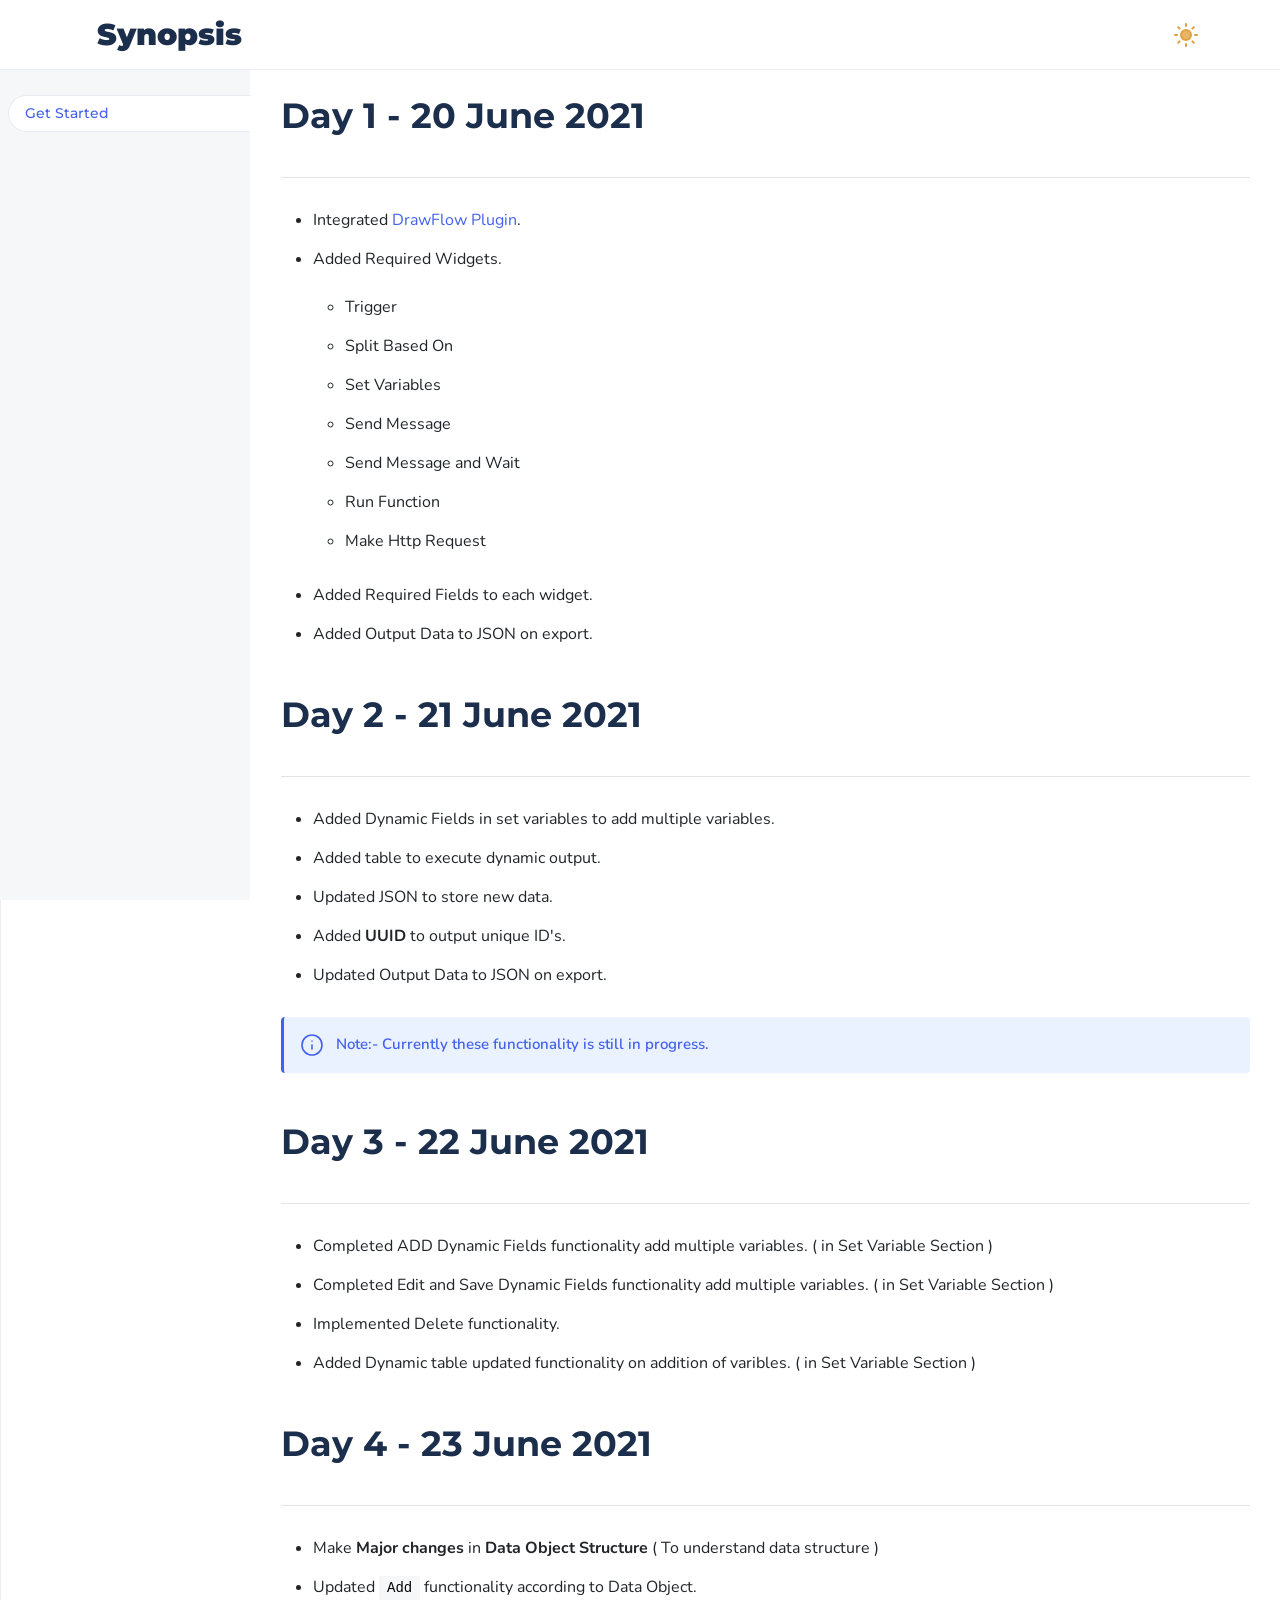
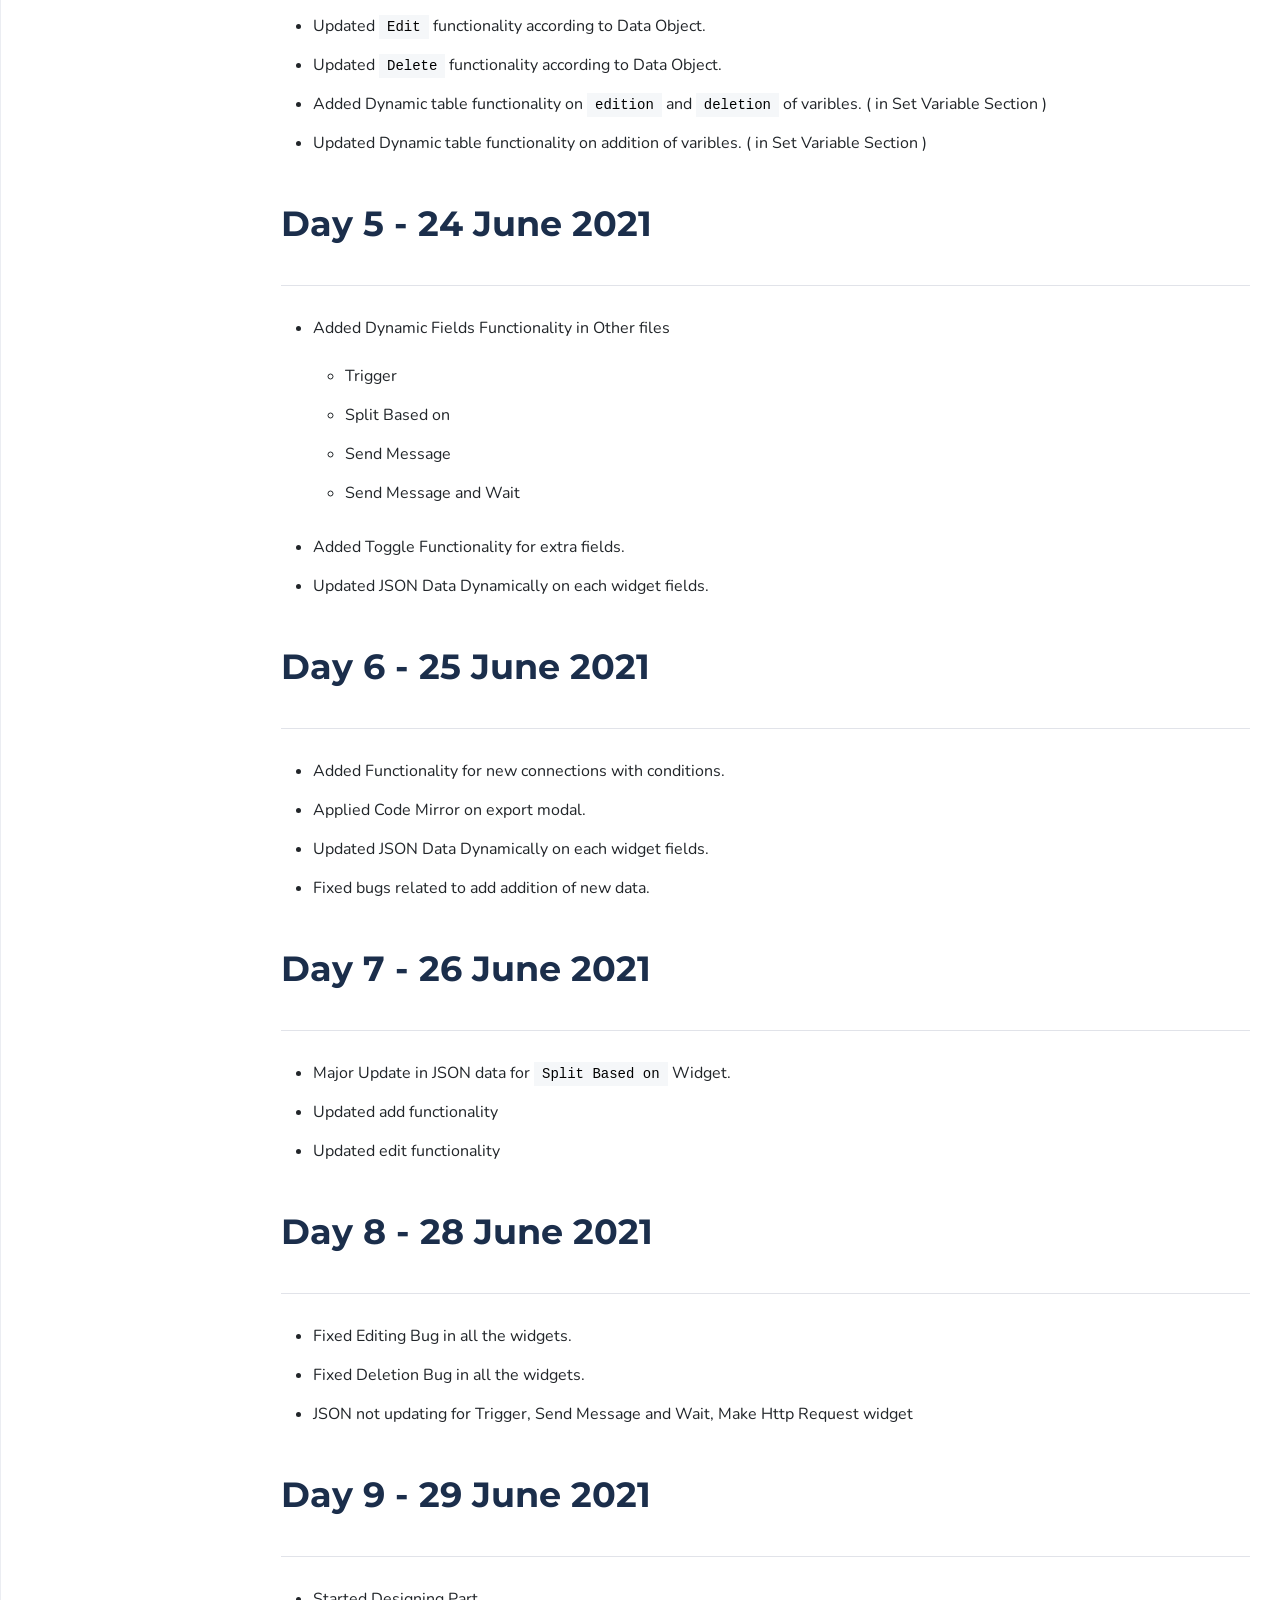
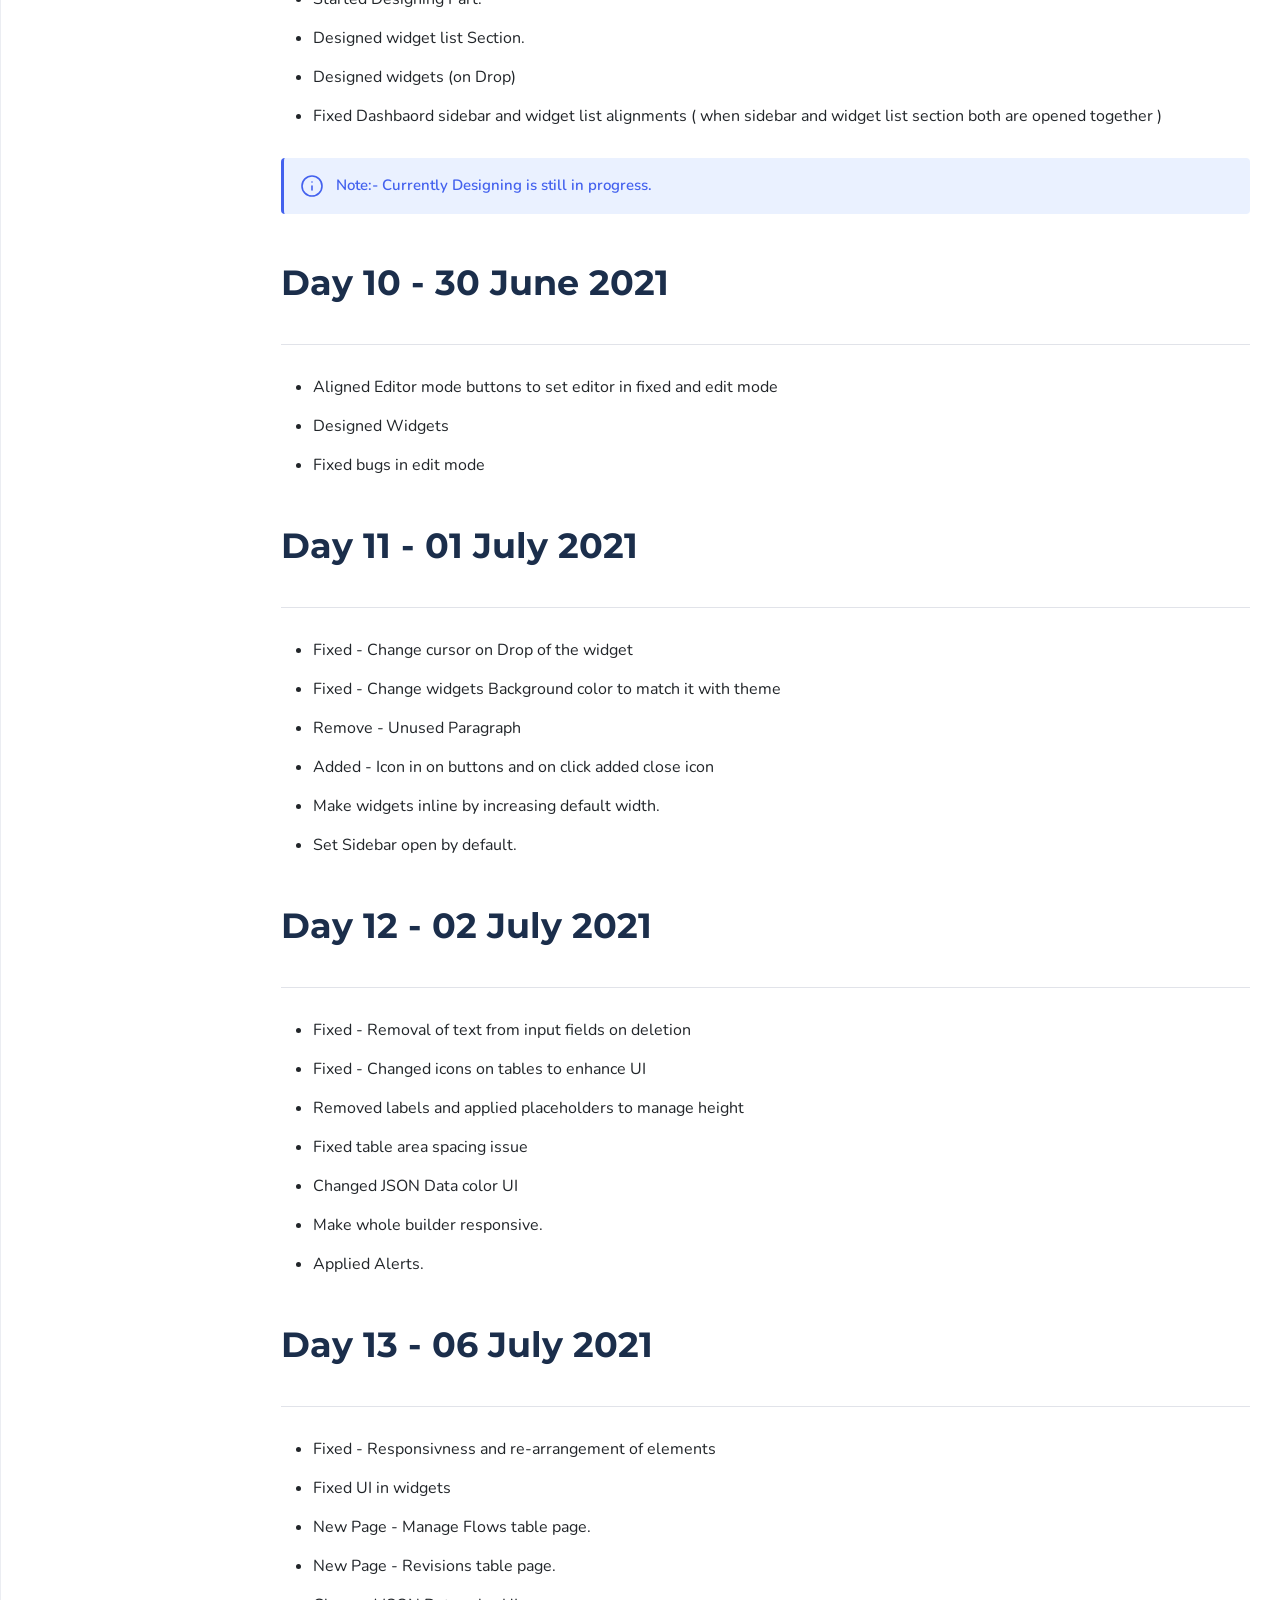
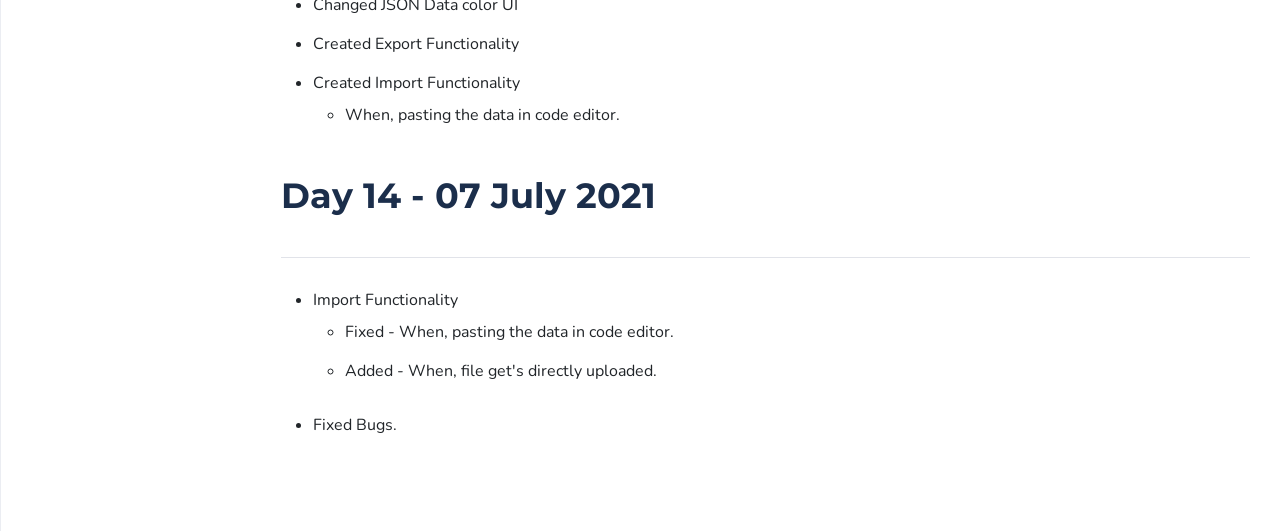
<file: synopsis/index.html>
<!DOCTYPE html>
<html lang="en">
<head>
    <meta charset="UTF-8">
    <meta name="viewport" content="width=device-width, initial-scale=1.0, maximum-scale=1, shrink-to-fit=no">
    <title>Aloha - Bootstrap 5 HTML Personal Portfolio Template</title>
    
    <!-- Meta -->
    <meta name="Aloha" content="Responsive Bootstrap 5 Personal Template"/>
    <meta name="description" content="Responsive Bootstrap 5 Personal Template" />
    <meta name="keywords" content="boootstrap 5 template, personal portfolio template, personal template, bootstrap 5 landing page" />
    <meta name="author" content="Design Reset" />
    <!-- Meta -->

    <!-- Font Family -->
    <link rel="preconnect" href="https://fonts.gstatic.com">
    <link href="https://fonts.googleapis.com/css2?family=Montserrat:wght@400;500;700;800;900&family=Nunito:wght@200;300;400;600;700;800&display=swap" rel="stylesheet">
    <!-- Font Family -->

    <!-- CSS -->
    <link rel="stylesheet" href="./assets/bootstrap/bootstrap.min.css">
    <link rel="stylesheet" href="./assets/perfect-scrollbar/perfect-scrollbar.css">
    <link rel="stylesheet" href="./assets/prism/prism.css">
    <link rel="stylesheet" href="./assets/style.css">
    <link rel="stylesheet" href="./assets/style-dark.css">
    <!-- CSS -->
    
</head>
<body class="loader-active"  data-bs-spy="scroll" data-bs-target="#navbar-example3" data-bs-offset="0" tabindex="0">

    <!--  END Scroll to top -->

    <div class="site-overlay"></div>

    <nav id="navbar-example" class="main-wrapper navbar navbar-expand-lg fixed-top">
        <div class="container">
            <div class="brand-content">
                <div class="sidebar-menu">
                    <svg xmlns="http://www.w3.org/2000/svg" width="24" height="24" viewBox="0 0 24 24" fill="none" stroke="currentColor" stroke-width="2" stroke-linecap="round" stroke-linejoin="round" class="feather feather-menu menu-show"><line x1="3" y1="12" x2="21" y2="12"></line><line x1="3" y1="6" x2="21" y2="6"></line><line x1="3" y1="18" x2="21" y2="18"></line></svg>
                    <svg xmlns="http://www.w3.org/2000/svg" width="24" height="24" viewBox="0 0 24 24" fill="none" stroke="currentColor" stroke-width="2" stroke-linecap="round" stroke-linejoin="round" class="feather feather-x menu-cancel"><line x1="18" y1="6" x2="6" y2="18"></line><line x1="6" y1="6" x2="18" y2="18"></line></svg>
                </div>
                <a class="navbar-brand" href="./index.html">Synopsis</a>
            </div>
            
            <div class="nav-menu-container">
                <ul class="navbar-nav ms-auto">
                    <li class="nav-item toggle-switch">

                       <div class="toggleTheme">
                            <div class="toggle-content">
                                <svg xmlns="http://www.w3.org/2000/svg" width="24" height="24" viewBox="0 0 24 24" fill="none" stroke="currentColor" stroke-width="2" stroke-linecap="round" stroke-linejoin="round" class="feather feather-sun theme-light"><circle cx="12" cy="12" r="5"></circle><line x1="12" y1="1" x2="12" y2="3"></line><line x1="12" y1="21" x2="12" y2="23"></line><line x1="4.22" y1="4.22" x2="5.64" y2="5.64"></line><line x1="18.36" y1="18.36" x2="19.78" y2="19.78"></line><line x1="1" y1="12" x2="3" y2="12"></line><line x1="21" y1="12" x2="23" y2="12"></line><line x1="4.22" y1="19.78" x2="5.64" y2="18.36"></line><line x1="18.36" y1="5.64" x2="19.78" y2="4.22"></line></svg>
                                <svg xmlns="http://www.w3.org/2000/svg" width="24" height="24" viewBox="0 0 24 24" fill="none" stroke="currentColor" stroke-width="2" stroke-linecap="round" stroke-linejoin="round" class="feather feather-moon theme-dark"><path d="M21 12.79A9 9 0 1 1 11.21 3 7 7 0 0 0 21 12.79z"></path></svg>
                            </div>
                        </div>
                       
                    </li>
                </ul>
            </div>
        </div>
    </nav>


    <div class="">
    
        <div class="documentation-container">


            <div class="docs-sidebar">

                <div class="docs-content-area">

                    <div class="docs-list">

                        <ul>
                            <li><a href="index.html" class="active">Get Started</a></li>
                            <!-- <li><a href="page-structure.html">Page Sturcutre</a></li>
                            <li><a href="sass.html">Sass</a></li>
                            <li><a href="sass.html">Colors</a></li> -->
                        </ul>
                        
                    </div>
                </div>
                
            </div>

            <div class="docs-container-content">

                <div class="docs-content-area">
                    

                    <h1 id="getting-started" class="link-heading">Day 1 - 20 June 2021<a href="#getting-started" class="link"><svg xmlns="http://www.w3.org/2000/svg" width="24" height="24" viewBox="0 0 24 24" fill="none" stroke="currentColor" stroke-width="2" stroke-linecap="round" stroke-linejoin="round" class="feather feather-link"><path d="M10 13a5 5 0 0 0 7.54.54l3-3a5 5 0 0 0-7.07-7.07l-1.72 1.71"></path><path d="M14 11a5 5 0 0 0-7.54-.54l-3 3a5 5 0 0 0 7.07 7.07l1.71-1.71"></path></svg></a></h1>

                    
                    <hr/>


                    <ul>
                        <li>Integrated <a href="https://github.com/jerosoler/Drawflow" target="__blank">DrawFlow Plugin</a>.</li>
                        <li>Added Required Widgets.
                            <br/>
                            <br/>
                            <ul>
                                <li>Trigger</li>
                                <li>Split Based On</li>
                                <li>Set Variables</li>
                                <li>Send Message</li>
                                <li>Send Message and Wait</li>
                                <li>Run Function</li>
                                <li>Make Http Request</li>
                            </ul>
                        </li>
                        <li>Added Required Fields to each widget.</li>
                        <li>Added Output Data to JSON on export.</li>
                    </ul>




                    <h1 id="getting-started" class="link-heading mt-5">Day 2 - 21 June 2021<a href="#getting-started" class="link"><svg xmlns="http://www.w3.org/2000/svg" width="24" height="24" viewBox="0 0 24 24" fill="none" stroke="currentColor" stroke-width="2" stroke-linecap="round" stroke-linejoin="round" class="feather feather-link"><path d="M10 13a5 5 0 0 0 7.54.54l3-3a5 5 0 0 0-7.07-7.07l-1.72 1.71"></path><path d="M14 11a5 5 0 0 0-7.54-.54l-3 3a5 5 0 0 0 7.07 7.07l1.71-1.71"></path></svg></a></h1>

                    
                    <hr/>


                    <ul>
                        <li>Added Dynamic Fields in set variables to add multiple variables.</li>
                        <li>Added table to execute dynamic output.</li>
                        <li>Updated JSON to store new data.</li>
                        <li>Added <strong>UUID</strong> to output unique ID's.</li>
                        <li>Updated Output Data to JSON on export.</li>
                    </ul>
                    
                    <div class="alert alert-primary" role="alert">
                        <svg xmlns="http://www.w3.org/2000/svg" width="24" height="24" viewBox="0 0 24 24" fill="none" stroke="currentColor" stroke-width="2" stroke-linecap="round" stroke-linejoin="round" class="feather feather-info"><circle cx="12" cy="12" r="10"></circle><line x1="12" y1="16" x2="12" y2="12"></line><line x1="12" y1="8" x2="12.01" y2="8"></line></svg> <span>Note:- Currently these functionality is still in progress.</span> 
                    </div>


                    <h1 id="getting-started" class="link-heading mt-5">Day 3 - 22 June 2021<a href="#getting-started" class="link"><svg xmlns="http://www.w3.org/2000/svg" width="24" height="24" viewBox="0 0 24 24" fill="none" stroke="currentColor" stroke-width="2" stroke-linecap="round" stroke-linejoin="round" class="feather feather-link"><path d="M10 13a5 5 0 0 0 7.54.54l3-3a5 5 0 0 0-7.07-7.07l-1.72 1.71"></path><path d="M14 11a5 5 0 0 0-7.54-.54l-3 3a5 5 0 0 0 7.07 7.07l1.71-1.71"></path></svg></a></h1>

                    
                    <hr/>


                    <ul>
                        <li>Completed ADD Dynamic Fields functionality add multiple variables. ( in Set Variable Section )</li>
                        <li>Completed Edit and Save Dynamic Fields functionality add multiple variables. ( in Set Variable Section )</li>
                        <li>Implemented Delete functionality.</li>
                        <li>Added Dynamic table updated functionality on addition of varibles. ( in Set Variable Section )</li>
                    </ul>



                    <h1 id="getting-started" class="link-heading mt-5">Day 4 - 23 June 2021<a href="#getting-started" class="link"><svg xmlns="http://www.w3.org/2000/svg" width="24" height="24" viewBox="0 0 24 24" fill="none" stroke="currentColor" stroke-width="2" stroke-linecap="round" stroke-linejoin="round" class="feather feather-link"><path d="M10 13a5 5 0 0 0 7.54.54l3-3a5 5 0 0 0-7.07-7.07l-1.72 1.71"></path><path d="M14 11a5 5 0 0 0-7.54-.54l-3 3a5 5 0 0 0 7.07 7.07l1.71-1.71"></path></svg></a></h1>

                    
                    <hr/>


                    <ul>
                        <li>Make <strong>Major changes</strong> in <strong>Data Object Structure</strong> ( To understand data structure )</li>
                        <li>Updated <code>Add</code> functionality according to Data Object.</li>
                        <li>Updated <code>Edit</code> functionality according to Data Object.</li>
                        <li>Updated <code>Delete</code> functionality according to Data Object.</li>
                        <li>Added Dynamic table functionality on <code>edition</code> and <code>deletion</code> of varibles. ( in Set Variable Section )</li>
                        <li>Updated Dynamic table functionality on addition of varibles. ( in Set Variable Section )</li>
                    </ul>



                    <h1 id="getting-started" class="link-heading mt-5">Day 5 - 24 June 2021<a href="#getting-started" class="link"><svg xmlns="http://www.w3.org/2000/svg" width="24" height="24" viewBox="0 0 24 24" fill="none" stroke="currentColor" stroke-width="2" stroke-linecap="round" stroke-linejoin="round" class="feather feather-link"><path d="M10 13a5 5 0 0 0 7.54.54l3-3a5 5 0 0 0-7.07-7.07l-1.72 1.71"></path><path d="M14 11a5 5 0 0 0-7.54-.54l-3 3a5 5 0 0 0 7.07 7.07l1.71-1.71"></path></svg></a></h1>

                    
                    <hr/>


                    <ul>
                        <li>Added Dynamic Fields Functionality in Other files
                            
                            <br/>
                            <br/>

                            <ul>
                                <li>Trigger</li>
                                <li>Split Based on</li>
                                <li>Send Message</li>
                                <li>Send Message and Wait</li>
                            </ul>
                            
                        </li>
                        <li>Added Toggle Functionality for extra fields.</li>
                        <li>Updated JSON Data Dynamically on each widget fields.</li>
                    </ul>


                    <h1 id="getting-started" class="link-heading mt-5">Day 6 - 25 June 2021<a href="#getting-started" class="link"><svg xmlns="http://www.w3.org/2000/svg" width="24" height="24" viewBox="0 0 24 24" fill="none" stroke="currentColor" stroke-width="2" stroke-linecap="round" stroke-linejoin="round" class="feather feather-link"><path d="M10 13a5 5 0 0 0 7.54.54l3-3a5 5 0 0 0-7.07-7.07l-1.72 1.71"></path><path d="M14 11a5 5 0 0 0-7.54-.54l-3 3a5 5 0 0 0 7.07 7.07l1.71-1.71"></path></svg></a></h1>

                    
                    <hr/>


                    <ul>
                        <li>Added Functionality for new connections with conditions.</li>
                        <li>Applied Code Mirror on export modal.</li>
                        <li>Updated JSON Data Dynamically on each widget fields.</li>
                        <li>Fixed bugs related to add addition of new data.</li>
                    </ul>


                    <h1 id="getting-started" class="link-heading mt-5">Day 7 - 26 June 2021<a href="#getting-started" class="link"><svg xmlns="http://www.w3.org/2000/svg" width="24" height="24" viewBox="0 0 24 24" fill="none" stroke="currentColor" stroke-width="2" stroke-linecap="round" stroke-linejoin="round" class="feather feather-link"><path d="M10 13a5 5 0 0 0 7.54.54l3-3a5 5 0 0 0-7.07-7.07l-1.72 1.71"></path><path d="M14 11a5 5 0 0 0-7.54-.54l-3 3a5 5 0 0 0 7.07 7.07l1.71-1.71"></path></svg></a></h1>

                    
                    <hr/>


                    <ul>
                        <li>Major Update in JSON data for <code>Split Based on</code> Widget.</li>
                        <li>Updated add functionality</li>
                        <li>Updated edit functionality</li>
                    </ul>


                    <h1 id="getting-started" class="link-heading mt-5">Day 8 - 28 June 2021<a href="#getting-started" class="link"><svg xmlns="http://www.w3.org/2000/svg" width="24" height="24" viewBox="0 0 24 24" fill="none" stroke="currentColor" stroke-width="2" stroke-linecap="round" stroke-linejoin="round" class="feather feather-link"><path d="M10 13a5 5 0 0 0 7.54.54l3-3a5 5 0 0 0-7.07-7.07l-1.72 1.71"></path><path d="M14 11a5 5 0 0 0-7.54-.54l-3 3a5 5 0 0 0 7.07 7.07l1.71-1.71"></path></svg></a></h1>
                    
                    <hr/>

                    <ul>
                        <li>Fixed Editing Bug in all the widgets.</li>
                        <li>Fixed Deletion Bug in all the widgets.</li>
                        <li>JSON not updating for Trigger, Send Message and Wait, Make Http Request widget</li>
                    </ul>

                    <h1 id="getting-started" class="link-heading mt-5">Day 9 - 29 June 2021<a href="#getting-started" class="link"><svg xmlns="http://www.w3.org/2000/svg" width="24" height="24" viewBox="0 0 24 24" fill="none" stroke="currentColor" stroke-width="2" stroke-linecap="round" stroke-linejoin="round" class="feather feather-link"><path d="M10 13a5 5 0 0 0 7.54.54l3-3a5 5 0 0 0-7.07-7.07l-1.72 1.71"></path><path d="M14 11a5 5 0 0 0-7.54-.54l-3 3a5 5 0 0 0 7.07 7.07l1.71-1.71"></path></svg></a></h1>
                    
                    <hr/>

                    <ul>
                        <li>Started Designing Part.</li>
                        <li>Designed widget list Section.</li>
                        <li>Designed widgets (on Drop)</li>
                        <li>Fixed Dashbaord sidebar and widget list alignments ( when sidebar and widget list section both are opened together )</li>
                    </ul>

                    <div class="alert alert-primary" role="alert">
                        <svg xmlns="http://www.w3.org/2000/svg" width="24" height="24" viewBox="0 0 24 24" fill="none" stroke="currentColor" stroke-width="2" stroke-linecap="round" stroke-linejoin="round" class="feather feather-info"><circle cx="12" cy="12" r="10"></circle><line x1="12" y1="16" x2="12" y2="12"></line><line x1="12" y1="8" x2="12.01" y2="8"></line></svg> <span>Note:- Currently Designing is still in progress.</span> 
                    </div>


                    <h1 id="getting-started" class="link-heading mt-5">Day 10 - 30 June 2021<a href="#getting-started" class="link"><svg xmlns="http://www.w3.org/2000/svg" width="24" height="24" viewBox="0 0 24 24" fill="none" stroke="currentColor" stroke-width="2" stroke-linecap="round" stroke-linejoin="round" class="feather feather-link"><path d="M10 13a5 5 0 0 0 7.54.54l3-3a5 5 0 0 0-7.07-7.07l-1.72 1.71"></path><path d="M14 11a5 5 0 0 0-7.54-.54l-3 3a5 5 0 0 0 7.07 7.07l1.71-1.71"></path></svg></a></h1>
                    
                    <hr/>

                    <ul>
                        <li>Aligned Editor mode buttons to set editor in fixed and edit mode</li>
                        <li>Designed Widgets </li>
                        <li>Fixed bugs in edit mode</li>
                    </ul>


                    <h1 id="getting-started" class="link-heading mt-5">Day 11 - 01 July 2021<a href="#getting-started" class="link"><svg xmlns="http://www.w3.org/2000/svg" width="24" height="24" viewBox="0 0 24 24" fill="none" stroke="currentColor" stroke-width="2" stroke-linecap="round" stroke-linejoin="round" class="feather feather-link"><path d="M10 13a5 5 0 0 0 7.54.54l3-3a5 5 0 0 0-7.07-7.07l-1.72 1.71"></path><path d="M14 11a5 5 0 0 0-7.54-.54l-3 3a5 5 0 0 0 7.07 7.07l1.71-1.71"></path></svg></a></h1>
                    
                    <hr/>

                    <ul>
                        <li>Fixed - Change cursor on Drop of the widget</li>
                        <li>Fixed - Change widgets Background color to match it with theme</li>
                        <li>Remove - Unused Paragraph</li>
                        <li>Added - Icon in on buttons and on click added close icon</li>
                        <li>Make widgets inline by increasing default width.</li>
                        <li>Set Sidebar open by default.</li>
                    </ul>

                    <h1 id="getting-started" class="link-heading mt-5">Day 12 - 02 July 2021<a href="#getting-started" class="link"><svg xmlns="http://www.w3.org/2000/svg" width="24" height="24" viewBox="0 0 24 24" fill="none" stroke="currentColor" stroke-width="2" stroke-linecap="round" stroke-linejoin="round" class="feather feather-link"><path d="M10 13a5 5 0 0 0 7.54.54l3-3a5 5 0 0 0-7.07-7.07l-1.72 1.71"></path><path d="M14 11a5 5 0 0 0-7.54-.54l-3 3a5 5 0 0 0 7.07 7.07l1.71-1.71"></path></svg></a></h1>
                    
                    <hr/>

                    <ul>
                        <li>Fixed - Removal of text from input fields on deletion</li>
                        <li>Fixed - Changed icons on tables to enhance UI</li>
                        <li>Removed labels and applied placeholders to manage height</li>
                        <li>Fixed table area spacing issue</li>
                        <li>Changed JSON Data color UI</li>
                        <li>Make whole builder responsive.</li>
                        <li>Applied Alerts.</li>
                    </ul>


                    <h1 id="getting-started" class="link-heading mt-5">Day 13 - 06 July 2021<a href="#getting-started" class="link"><svg xmlns="http://www.w3.org/2000/svg" width="24" height="24" viewBox="0 0 24 24" fill="none" stroke="currentColor" stroke-width="2" stroke-linecap="round" stroke-linejoin="round" class="feather feather-link"><path d="M10 13a5 5 0 0 0 7.54.54l3-3a5 5 0 0 0-7.07-7.07l-1.72 1.71"></path><path d="M14 11a5 5 0 0 0-7.54-.54l-3 3a5 5 0 0 0 7.07 7.07l1.71-1.71"></path></svg></a></h1>
                    
                    <hr/>

                    <ul>
                        <li>Fixed - Responsivness and re-arrangement of elements</li>
                        <li>Fixed UI in widgets</li>
                        <li>New Page - Manage Flows table page.</li>
                        <li>New Page - Revisions table page.</li>
                        <li>Changed JSON Data color UI</li>
                        <li>Created Export Functionality</li>
                        <li>Created Import Functionality

                            <ul class="mt-2">
                                <li>When, pasting the data in code editor.</li>
                            </ul>
                        </li>

                    </ul>

                    <h1 id="getting-started" class="link-heading mt-5">Day 14 - 07 July 2021<a href="#getting-started" class="link"><svg xmlns="http://www.w3.org/2000/svg" width="24" height="24" viewBox="0 0 24 24" fill="none" stroke="currentColor" stroke-width="2" stroke-linecap="round" stroke-linejoin="round" class="feather feather-link"><path d="M10 13a5 5 0 0 0 7.54.54l3-3a5 5 0 0 0-7.07-7.07l-1.72 1.71"></path><path d="M14 11a5 5 0 0 0-7.54-.54l-3 3a5 5 0 0 0 7.07 7.07l1.71-1.71"></path></svg></a></h1>
                    
                    <hr/>

                    <ul>
                        <li>Import Functionality

                            <ul class="mt-2">
                                <li>Fixed - When, pasting the data in code editor.</li>
                                <li>Added - When, file get's directly uploaded.</li>
                            </ul>
                        </li>

                        <li>Fixed Bugs.</li>

                    </ul>
                    
                </div>
                
            </div>
            
            
        </div>

    </div>
    


    <script src="./assets/popperjs/popper.js"></script>
    <script src="./assets/bootstrap/bootstrap.min.js"></script>
    <script src="./assets/perfect-scrollbar/perfect-scrollbar.min.js"></script>
    <script src="./assets/prism/prism.js"></script>
    <script src="./assets/clipboard.min.js"></script>
    <script src="./assets/script.js"></script>

</body>
</html>
</file>
<file: synopsis/assets/perfect-scrollbar/perfect-scrollbar.css>
/*
 * Container style
 */
.ps {
  overflow: hidden !important;
  overflow-anchor: none;
  -ms-overflow-style: none;
  touch-action: auto;
  -ms-touch-action: auto;
}

/*
 * Scrollbar rail styles
 */
.ps__rail-x {
  display: none;
  opacity: 0;
  transition: background-color .2s linear, opacity .2s linear;
  -webkit-transition: background-color .2s linear, opacity .2s linear;
  height: 10px;
  /* there must be 'bottom' or 'top' for ps__rail-x */
  bottom: 0px;
  /* please don't change 'position' */
  position: absolute;
}

.ps__rail-y {
  display: none;
  opacity: 0;
  transition: background-color .2s linear, opacity .2s linear;
  -webkit-transition: background-color .2s linear, opacity .2s linear;
  width: 10px;
  /* there must be 'right' or 'left' for ps__rail-y */
  right: 0;
  /* please don't change 'position' */
  position: absolute;
}

.ps--active-x > .ps__rail-x,
.ps--active-y > .ps__rail-y {
  display: block;
  background-color: transparent;
}

.ps:hover > .ps__rail-x,
.ps:hover > .ps__rail-y,
.ps--focus > .ps__rail-x,
.ps--focus > .ps__rail-y,
.ps--scrolling-x > .ps__rail-x,
.ps--scrolling-y > .ps__rail-y {
  opacity: 0.6;
}

.ps .ps__rail-x:hover,
.ps .ps__rail-y:hover,
.ps .ps__rail-x:focus,
.ps .ps__rail-y:focus,
.ps .ps__rail-x.ps--clicking,
.ps .ps__rail-y.ps--clicking {
  background-color: transparent;
  opacity: 0.9;
}

/*
 * Scrollbar thumb styles
 */
.ps__thumb-x {
  background-color: #888ea8;
  border-radius: 6px;
  transition: background-color .2s linear, height .2s ease-in-out;
  -webkit-transition: background-color .2s linear, height .2s ease-in-out;
  height: 4px;
  /* there must be 'bottom' for ps__thumb-x */
  bottom: 2px;
  /* please don't change 'position' */
  position: absolute;
}

.ps__thumb-y {
  background-color: #888ea8;
  border-radius: 6px;
  transition: background-color .2s linear, width .2s ease-in-out;
  -webkit-transition: background-color .2s linear, width .2s ease-in-out;
  width: 4px;
  /* there must be 'right' for ps__thumb-y */
  right: 2px;
  /* please don't change 'position' */
  position: absolute;
}

.ps__rail-x:hover > .ps__thumb-x,
.ps__rail-x:focus > .ps__thumb-x,
.ps__rail-x.ps--clicking .ps__thumb-x {
  background-color: #e3e4eb;
  height: 6px;
}

.ps__rail-y:hover > .ps__thumb-y,
.ps__rail-y:focus > .ps__thumb-y,
.ps__rail-y.ps--clicking .ps__thumb-y {
  background-color: #e3e4eb;
  width: 6px;
}

/* MS supports */
@supports (-ms-overflow-style: none) {
  .ps {
    overflow: auto !important;
  }
}

@media screen and (-ms-high-contrast: active), (-ms-high-contrast: none) {
  .ps {
    overflow: auto !important;
  }
}
</file>
<file: synopsis/assets/prism/prism.css>
/* PrismJS 1.23.0
https://prismjs.com/download.html#themes=prism-tomorrow&languages=markup+css+clike+javascript+jsx+tsx+scss+typescript */
/**
 * prism.js tomorrow night eighties for JavaScript, CoffeeScript, CSS and HTML
 * Based on https://github.com/chriskempson/tomorrow-theme
 * @author Rose Pritchard
 */

code[class*="language-"],
pre[class*="language-"] {
	color: #ccc;
	background: none;
	font-family: Consolas, Monaco, 'Andale Mono', 'Ubuntu Mono', monospace;
	font-size: 1em;
	text-align: left;
	white-space: pre;
	word-spacing: normal;
	word-break: normal;
	word-wrap: normal;
	line-height: 1.5;

	-moz-tab-size: 4;
	-o-tab-size: 4;
	tab-size: 4;

	-webkit-hyphens: none;
	-moz-hyphens: none;
	-ms-hyphens: none;
	hyphens: none;

}

/* Code blocks */
pre[class*="language-"] {
	padding: 1em;
	margin: .5em 0;
	overflow: auto;
}

:not(pre) > code[class*="language-"],
pre[class*="language-"] {
	background: #2d2d2d;
}

/* Inline code */
:not(pre) > code[class*="language-"] {
	padding: .1em;
	border-radius: .3em;
	white-space: normal;
}

.token.comment,
.token.block-comment,
.token.prolog,
.token.doctype,
.token.cdata {
	color: #999;
}

.token.punctuation {
	color: #ccc;
}

.token.tag,
.token.attr-name,
.token.namespace,
.token.deleted {
	color: #e2777a;
}

.token.function-name {
	color: #6196cc;
}

.token.boolean,
.token.number,
.token.function {
	color: #f08d49;
}

.token.property,
.token.class-name,
.token.constant,
.token.symbol {
	color: #f8c555;
}

.token.selector,
.token.important,
.token.atrule,
.token.keyword,
.token.builtin {
	color: #cc99cd;
}

.token.string,
.token.char,
.token.attr-value,
.token.regex,
.token.variable {
	color: #7ec699;
}

.token.operator,
.token.entity,
.token.url {
	color: #67cdcc;
}

.token.important,
.token.bold {
	font-weight: bold;
}
.token.italic {
	font-style: italic;
}

.token.entity {
	cursor: help;
}

.token.inserted {
	color: green;
}
</file>
<file: synopsis/assets/style.css>
html {
  scroll-behavior: smooth;
}

body {
  position: relative;
  font-family: "Nunito", sans-serif;
  background-color: #fff;
}
body.enable-scrollspy .docs-content-area {
  max-width: 750px !important;
}
body .site-overlay {
  display: none;
  position: fixed;
  width: 100vw;
  height: 100vh;
  background: rgba(0, 0, 0, 0);
  z-index: 5 !important;
  opacity: 0;
  transition: all 0.5s ease-in-out;
  top: 0;
  bottom: 0;
  right: 0;
  left: 0;
  touch-action: pan-y;
  user-select: none;
  -webkit-user-drag: none;
  -webkit-tap-highlight-color: rgba(0, 0, 0, 0);
}
body .color-box {
  display: flex;
  align-items: center;
  padding: 10px;
  border: 1px solid #e0e6ed;
  border-radius: 6px;
  -webkit-box-shadow: 0px 0px 15px 0px rgba(0, 0, 0, 0.05);
  -moz-box-shadow: 0px 0px 15px 0px rgba(0, 0, 0, 0.05);
  box-shadow: 0px 0px 15px 0px rgba(0, 0, 0, 0.05);
  background: white;
  margin-bottom: 15px;
}
body .color-box .cl-example {
  width: 80px;
  height: 80px;
  margin-right: 20px;
  border-radius: 6px;
  -webkit-transition: all 0.35s ease;
  transition: all 0.35s ease;
  margin-top: -10px;
  margin-left: -10px;
  margin-bottom: -10px;
  border-top-right-radius: 0;
  border-bottom-right-radius: 0;
}
body .color-box:hover .cl-example {
  -webkit-transform: scale(1.09);
  transform: scale(1.09);
}
body .color-box .cl-info {
  flex: 1;
}
body .color-box .cl-title {
  font-size: 16px;
  font-weight: 600;
  margin-bottom: 0;
  color: #3b3f5c;
}
body .color-box .cl-info span {
  font-size: 14px;
  color: #888ea8;
  font-weight: 600;
}
body h1, body h2, body h3, body h4, body h5, body h6 {
  font-family: "Montserrat", sans-serif;
  color: #1b2e4b;
}
body table svg {
  width: 18px;
  height: 18px;
}
body table svg.view {
  color: #1abc9c;
}
body table svg.link {
  color: #4361ee;
}
body .dropdown.custom-dropdown a.dropdown-toggle {
  position: relative;
  border: 1px solid #d3d3d3;
  transform: none;
  font-size: 13px;
  background-color: #fff;
  min-width: 140px;
  text-align: inherit;
  color: #1b2e4b;
  box-shadow: none;
  max-height: 35px;
  margin-left: 0;
  font-weight: 700;
  letter-spacing: 0.6px;
  border-radius: 8px;
  font-size: 14px;
  padding: 0 12px;
  height: 34px;
  line-height: 34px;
  max-height: 40px;
  padding: 3px 12px;
  height: 39px;
  line-height: 34px;
}
body .dropdown.custom-dropdown a.dropdown-toggle span img {
  width: 25px;
  height: 25px;
  margin: 0;
  box-shadow: none;
  margin-right: 10px;
}
body .dropdown.custom-dropdown ul.dropdown-menu {
  padding: 8px 0;
  border: none;
  min-width: 155px;
  border: 1px solid #d3d3d3;
}
body .dropdown.custom-dropdown ul.dropdown-menu li {
  margin-bottom: 0 !important;
}
body .dropdown.custom-dropdown ul.dropdown-menu li a {
  padding: 8px 15px;
  font-size: 14px;
  font-weight: 600;
  color: #1b2e4b;
}
body .dropdown.custom-dropdown ul.dropdown-menu li a:hover {
  color: #2196f3;
  background: #f8f8f8;
}
body .dropdown.custom-dropdown ul.dropdown-menu li a span.icon img {
  width: 25px;
  height: 25px;
  box-shadow: none;
  margin: 0;
  margin-right: 10px;
}
body pre {
  border-radius: 8px;
  margin-bottom: 30px !important;
}
body .code-snippet {
  position: relative;
}
body .code-snippet .copy-icon {
  position: absolute;
  top: 6px;
  right: 8px;
  color: #888ea8;
  /* stroke-width: 1.4; */
  background: #2d2d2d;
  cursor: pointer;
}
body .code-snippet .copy-icon svg {
  stroke-width: 1.3;
}
body p.sub-description {
  color: #666b7e;
  font-weight: 400;
}
body .action-btns {
  text-align: right;
  margin-bottom: 15px;
  display: none;
}
body a {
  text-decoration: none;
  color: #4361ee;
  display: inline-block;
}
body a.btn {
  transition: 0.5s;
}
body a.btn-preview {
  color: #eaf1ff;
  background-color: #4361ee;
  border: none;
  margin-left: 20px;
}
body a.btn-preview:hover {
  background-color: #c2d5ff;
  color: #4361ee;
  border-color: none;
}
body a.btn-buy-now {
  border: none;
  background-color: #1abc9c;
  color: #ddf5f0;
  margin-left: 20px;
}
body a.btn-buy-now:hover {
  color: #1abc9c;
  background-color: #d7f7f0;
  border-color: none;
}
body img {
  max-width: 100%;
  height: auto;
}
body .btn {
  margin-left: 14px;
  padding: 5px 13px;
  font-weight: 700;
  letter-spacing: 0.6px;
  border-radius: 8px;
  font-size: 14px;
  padding: 0 12px;
  height: 34px;
  line-height: 34px;
}
body .btn:focus {
  box-shadow: none !important;
}
body .alert.alert-primary {
  background-color: #eaf1ff;
  display: flex;
  border: none;
  border-left: 3px solid #4361ee;
  border-radius: 4px;
}
body .alert.alert-primary svg {
  margin-right: 12px;
  color: #4361ee;
  stroke-width: 1.6;
}
body .alert.alert-primary span {
  color: #4361ee;
  font-size: 15px;
  font-weight: 600;
}
body .alert.alert-danger {
  background-color: #fff5f5;
  display: flex;
  border: none;
  border-left: 3px solid #e7515a;
  border-radius: 4px;
}
body .alert.alert-danger svg {
  margin-right: 12px;
  color: #e7515a;
  stroke-width: 1.6;
}
body .alert.alert-danger span {
  color: #e7515a;
  font-size: 15px;
  font-weight: 600;
}
body .alert.alert-warning {
  background-color: #fff9ed;
  display: flex;
  border: none;
  border-left: 3px solid #e2a03f;
  border-radius: 4px;
}
body .alert.alert-warning svg {
  margin-right: 12px;
  color: #e2a03f;
  stroke-width: 1.6;
}
body .alert.alert-warning span {
  color: #e2a03f;
  font-size: 15px;
  font-weight: 600;
}
body .alert.alert-success {
  background-color: #ddf5f0;
  display: flex;
  border: none;
  border-left: 3px solid #1abc9c;
  border-radius: 4px;
}
body .alert.alert-success svg {
  margin-right: 12px;
  color: #1abc9c;
  stroke-width: 1.6;
}
body .alert.alert-success span {
  color: #1abc9c;
  font-size: 15px;
  font-weight: 600;
}
body .navbar {
  padding: 7px;
  background-color: #fff;
  border-bottom: 1px solid #ebedf2;
}
body .navbar .brand-content {
  display: flex;
}
body .navbar .brand-content .sidebar-menu {
  align-self: center;
  display: none;
}
body .navbar .brand-content .sidebar-menu svg.menu-show {
  display: block;
}
body .navbar .brand-content .sidebar-menu svg.menu-cancel {
  display: none;
}
body .navbar .navbar-brand {
  color: #1b2e4b;
  font-weight: 900;
  font-size: 30px;
  font-family: "Montserrat", sans-serif;
  margin-right: 0;
  margin-left: 15px;
}
body .documentation-container {
  display: flex;
  flex-wrap: wrap;
  padding-top: 70px;
}
body .documentation-container .docs-sidebar {
  flex: 0 0 auto;
  max-width: 100%;
  background: #f5f7f9;
  border-right: 1px solid #ebedf2;
  padding-left: calc((100% - 1320px) / 2);
}
body .documentation-container .docs-sidebar .docs-content-area {
  position: fixed;
  background: #f5f7f9;
  z-index: 10;
}
body .documentation-container .docs-sidebar .docs-content-area .docs-list {
  position: relative;
  height: calc(100vh - 95px);
  width: 332px;
  margin: 25px 0 0 0;
  margin-left: auto;
  padding-left: 8px;
}
body .documentation-container .docs-sidebar .docs-content-area .docs-list ul {
  padding: 0;
  margin-bottom: 45px;
}
body .documentation-container .docs-sidebar .docs-content-area .docs-list ul li {
  list-style: none;
}
body .documentation-container .docs-sidebar .docs-content-area .docs-list ul li a {
  color: inherit;
  border-width: 1px 0px 1px 1px;
  border-top-style: solid;
  border-bottom-style: solid;
  border-left-style: solid;
  border-top-color: transparent;
  border-bottom-color: transparent;
  border-left-color: transparent;
  border-image: initial;
  cursor: pointer;
  display: flex;
  padding: 7px 24px 7px 16px;
  position: relative;
  align-items: center;
  border-right-style: initial;
  border-right-color: initial;
  text-decoration: none;
  -webkit-box-align: center;
  font-weight: 500;
  color: #1b2e4b;
  font-family: "Montserrat", sans-serif;
  font-size: 14px;
  border-radius: 30px;
  border-top-right-radius: 0;
  border-bottom-right-radius: 0;
  margin-bottom: 5px;
}
body .documentation-container .docs-sidebar .docs-content-area .docs-list ul li a.active {
  background-color: white;
  color: #4361ee;
  border-color: #e6ecf1 !important;
}
body .documentation-container .docs-sidebar .docs-content-area .docs-list ul li a:hover {
  background-color: #E6ECF1;
}
body .documentation-container .docs-sidebar .docs-content-area .docs-list h5 {
  color: #9DAAB6;
  border: 1px solid transparent;
  margin: 0;
  display: flex;
  padding: 7px 24px 7px 16px;
  position: relative;
  align-items: center;
  border-right: 0;
  text-decoration: none;
  -webkit-box-align: center;
  font-size: 12px;
  font-weight: 700;
  line-height: 1.2;
  letter-spacing: 1.2px;
  text-transform: uppercase;
}
body .documentation-container .docs-container-content {
  flex: 0 0 auto;
  max-width: 100%;
  background: #fff;
  display: -webkit-box;
  display: -moz-box;
  display: -ms-flexbox;
  display: -webkit-flex;
  flex: 1 1 auto;
  margin: 0;
  display: flex;
  padding: 0;
  position: relative;
  min-width: 0;
  margin-left: 332px;
}
body .documentation-container .docs-container-content .docs-content-area {
  padding: 25px 30px;
  flex: 1 1 auto;
  display: block;
  max-width: 974px;
  min-width: 0;
  padding-bottom: 64px;
}
body .documentation-container .docs-container-content .docs-content-area .link-heading a.link {
  opacity: 0;
  transition: 0.5s;
  margin-left: 15px;
}
body .documentation-container .docs-container-content .docs-content-area .link-heading a.link svg {
  color: #888ea8;
  width: 22px;
  height: 22px;
  fill: #888ea81a;
}
body .documentation-container .docs-container-content .docs-content-area .link-heading:hover a.link {
  opacity: 1;
}
body .documentation-container .docs-container-content .docs-content-area .heading-section {
  display: flex;
  justify-content: space-between;
}
body .documentation-container .docs-container-content .docs-content-area .heading-section h1, body .documentation-container .docs-container-content .docs-content-area .heading-section h2, body .documentation-container .docs-container-content .docs-content-area .heading-section h3, body .documentation-container .docs-container-content .docs-content-area .heading-section h4, body .documentation-container .docs-container-content .docs-content-area .heading-section h5, body .documentation-container .docs-container-content .docs-content-area .heading-section h6 {
  margin-bottom: 0;
}
body .documentation-container .docs-container-content .docs-content-area .heading-section .dropdown.custom-dropdown {
  align-self: center;
}
body .documentation-container .docs-container-content .docs-content-area h1 {
  font-weight: 700;
  font-size: 35px;
}
body .documentation-container .docs-container-content .docs-content-area hr {
  margin: 40px 0 30px 0;
  background-color: #888ea8;
  unicode-bidi: embed;
}
body .documentation-container .docs-container-content .docs-content-area h4 {
  margin-top: 32px;
  margin-bottom: 24px;
  font-weight: 700;
}
body .documentation-container .docs-container-content .docs-content-area h6 {
  font-weight: 700;
  margin-top: 32px;
  margin-bottom: 24px;
}
body .documentation-container .docs-container-content .docs-content-area code:not([class*=language-]), body .documentation-container .docs-container-content .docs-content-area code.prism {
  color: #000;
  background: #f5f7f9;
  padding: 4px 8px;
}
body .documentation-container .docs-container-content .docs-content-area p:not(.sub-description) {
  margin-bottom: 20px;
  color: #515365;
  font-size: 17px;
}
body .documentation-container .docs-container-content .docs-content-area img {
  box-shadow: 4px 9px 20px 0px #0000003b;
  margin: 30px 0;
  border-radius: 6px;
}
body .documentation-container .docs-container-content .docs-content-area .pre-code {
  position: relative;
  background: #191e3a;
  padding: 20px 35px;
  border-radius: 9px;
  margin-bottom: 32px;
  box-shadow: 2px 6px 8px 0 #0000002e;
}
body .documentation-container .docs-container-content .docs-content-area .pre-code pre {
  margin-bottom: 0 !important;
  color: #fff;
}
body .documentation-container .docs-container-content .docs-content-area .pre-code .copy-icon {
  position: absolute;
  top: 0;
  bottom: 0;
  right: 0;
  padding: 0 15px;
  display: flex;
  align-items: center;
  cursor: pointer;
}
body .documentation-container .docs-container-content .docs-content-area .pre-code svg {
  color: #fff;
  stroke-width: 1;
  width: 18px;
  height: 18px;
}
body .documentation-container .docs-container-content .docs-content-area ul {
  margin-bottom: 30px;
}
body .documentation-container .docs-container-content .docs-content-area ul li {
  margin-bottom: 15px;
}
body .documentation-container .docs-container-content .docs-scrollspy {
  width: 224px;
  margin: 0;
  padding: 0;
  position: relative;
  margin-right: auto;
  border-left: 1px solid #ebedf2;
}
body .documentation-container .docs-container-content .docs-scrollspy .navbar {
  border: none;
  position: fixed;
  background: #ffffff;
}
body .documentation-container .docs-container-content .docs-scrollspy .navbar a.navbar-brand {
  font-weight: 600;
  font-size: 19px;
  font-family: "Montserrat", sans-serif;
  color: #1b2e4b;
  letter-spacing: 1px;
  margin-bottom: 15px;
  margin-left: 0;
}
body .documentation-container .docs-container-content .docs-scrollspy .navbar a:not(.navbar-brand) {
  font-size: 14px;
  font-weight: 500;
  font-family: "Montserrat", sans-serif;
  color: #1b2e4b;
  padding: 3px;
}
body .documentation-container .docs-container-content .docs-scrollspy .navbar a:not(.navbar-brand).active {
  background-color: transparent;
  color: #4361ee;
}
@media (max-width: 1299px) {
  body .documentation-container .docs-sidebar .docs-content-area .docs-list {
    width: 250px;
  }
  body .documentation-container .docs-container-content {
    margin-left: 250px;
  }
  body .documentation-container .docs-container-content .docs-content-area {
    max-width: none;
  }
  body .documentation-container .docs-container-content .docs-scrollspy {
    display: none;
  }
}
@media (max-width: 991px) {
  body .navbar .brand-content .sidebar-menu {
    display: block;
  }
  body .navbar .brand-content .sidebar-menu svg.menu-show {
    display: block;
  }
  body .navbar .brand-content .sidebar-menu svg.menu-cancel {
    display: none;
  }
  body .navbar .container {
    max-width: 960px;
  }
  body .navbar .container .nav-menu-container .navbar-nav {
    flex-direction: row;
  }
  body .documentation-container .docs-sidebar .docs-content-area {
    left: -250px;
    transition: 0.5s;
  }
  body .documentation-container .docs-container-content {
    margin-left: 0;
  }
  body.sidebar-show .navbar .brand-content .sidebar-menu svg.menu-show {
    display: none;
  }
  body.sidebar-show .navbar .brand-content .sidebar-menu svg.menu-cancel {
    display: block;
  }
  body.sidebar-show .documentation-container .docs-sidebar .docs-content-area {
    left: 0;
  }
}
@media (max-width: 575px) {
  body .site-overlay.show {
    display: block;
    opacity: 0.7;
  }
  body .navbar {
    padding: 8px;
  }
  body .navbar .container {
    justify-content: space-between;
  }
  body .navbar .container .nav-menu-container li:not(.toggle-switch) {
    display: none;
  }
  body .documentation-container {
    padding-top: 70px;
  }
  body .action-btns {
    display: block;
    margin-bottom: 55px;
    align-self: center;
  }
  body .action-btns a.btn-buy-now {
    margin-left: 0;
    margin-bottom: 3px;
  }
  body .action-btns a.btn-preview {
    margin-left: 9px;
    margin-bottom: 3px;
  }
}
body .nav-menu-container .toggle-switch {
  align-self: center;
}
body .nav-menu-container .toggle-switch .toggleTheme {
  cursor: pointer;
  margin-left: 30px;
}
body .nav-menu-container .toggle-switch .toggleTheme .toggle-content {
  position: relative;
  display: inline-block;
}
body .nav-menu-container .toggle-switch .toggleTheme .toggle-content svg.theme-light {
  color: #e2a03f;
  fill: rgba(226, 160, 63, 0.788);
}
body .nav-menu-container .toggle-switch .toggleTheme .toggle-content svg.theme-dark {
  display: none;
}

/*# sourceMappingURL=style.css.map */
</file>
<file: synopsis/assets/style-dark.css>
html {
  scroll-behavior: smooth;
}

body.dark {
  position: relative;
  font-family: "Nunito", sans-serif;
  background-color: #26282b;
  color: #bfc9d4;
}
body.dark.enable-scrollspy .docs-content-area {
  max-width: 750px !important;
}
body.dark .site-overlay {
  display: none;
  position: fixed;
  width: 100vw;
  height: 100vh;
  background: rgba(0, 0, 0, 0);
  z-index: 5 !important;
  opacity: 0;
  transition: all 0.5s ease-in-out;
  top: 0;
  bottom: 0;
  right: 0;
  left: 0;
  touch-action: pan-y;
  user-select: none;
  -webkit-user-drag: none;
  -webkit-tap-highlight-color: rgba(0, 0, 0, 0);
}
body.dark .table {
  color: #bfc9d4;
  border-color: #888ea8;
}
body.dark .color-box {
  display: flex;
  align-items: center;
  padding: 10px;
  border: 1px solid #26282b;
  border-radius: 6px;
  -webkit-box-shadow: 0px 0px 15px 0px rgba(0, 0, 0, 0.05);
  -moz-box-shadow: 0px 0px 15px 0px rgba(0, 0, 0, 0.05);
  box-shadow: 0px 0px 15px 0px rgba(0, 0, 0, 0.05);
  background: #26282b;
  margin-bottom: 15px;
}
body.dark .color-box .cl-example {
  width: 80px;
  height: 80px;
  margin-right: 20px;
  border-radius: 6px;
  -webkit-transition: all 0.35s ease;
  transition: all 0.35s ease;
  margin-top: -10px;
  margin-left: -10px;
  margin-bottom: -10px;
  border-top-right-radius: 0;
  border-bottom-right-radius: 0;
}
body.dark .color-box:hover .cl-example {
  -webkit-transform: scale(1.09);
  transform: scale(1.09);
}
body.dark .color-box .cl-info {
  flex: 1;
}
body.dark .color-box .cl-title {
  font-size: 16px;
  font-weight: 600;
  margin-bottom: 0;
  color: #e0e6ed;
}
body.dark .color-box .cl-info span {
  font-size: 14px;
  color: #d3d3d3;
  font-weight: 600;
}
body.dark h1, body.dark h2, body.dark h3, body.dark h4, body.dark h5, body.dark h6 {
  font-family: "Montserrat", sans-serif;
  color: #e0e6ed;
}
body.dark table svg {
  width: 18px;
  height: 18px;
}
body.dark table svg.view {
  color: #1abc9c;
}
body.dark table svg.link {
  color: #4361ee;
}
body.dark .dropdown.custom-dropdown a.dropdown-toggle {
  position: relative;
  border: 1px solid #26282b;
  transform: none;
  font-size: 13px;
  background-color: #26282b;
  min-width: 140px;
  text-align: inherit;
  color: #e0e6ed;
  box-shadow: none;
  max-height: 35px;
  margin-left: 0;
  font-weight: 700;
  letter-spacing: 0.6px;
  border-radius: 8px;
  font-size: 14px;
  padding: 0 12px;
  height: 34px;
  line-height: 34px;
  max-height: 40px;
  padding: 3px 12px;
  height: 39px;
  line-height: 34px;
}
body.dark .dropdown.custom-dropdown a.dropdown-toggle span img {
  width: 25px;
  height: 25px;
  margin: 0;
  box-shadow: none;
  margin-right: 10px;
}
body.dark .dropdown.custom-dropdown ul.dropdown-menu {
  padding: 8px 0;
  border: none;
  min-width: 155px;
  border: 1px solid #2e3135;
  background: #2e3135;
  box-shadow: rgba(0, 0, 0, 0.24) 0px 0px 2px 0px, rgba(0, 0, 0, 0.24) 0px 16px 32px -4px;
}
body.dark .dropdown.custom-dropdown ul.dropdown-menu li {
  margin-bottom: 0 !important;
}
body.dark .dropdown.custom-dropdown ul.dropdown-menu li a {
  padding: 8px 15px;
  font-size: 14px;
  font-weight: 600;
  color: #e0e6ed;
}
body.dark .dropdown.custom-dropdown ul.dropdown-menu li a:hover {
  color: #2196f3;
  background: #26282b;
}
body.dark .dropdown.custom-dropdown ul.dropdown-menu li a span.icon img {
  width: 25px;
  height: 25px;
  box-shadow: none;
  margin: 0;
  margin-right: 10px;
}
body.dark pre {
  border-radius: 8px;
  margin-bottom: 30px !important;
  background: #26282b;
}
body.dark .code-snippet {
  position: relative;
}
body.dark .code-snippet .copy-icon {
  position: absolute;
  top: 6px;
  right: 8px;
  color: #888ea8;
  background: #2d2d2d;
  cursor: pointer;
}
body.dark .code-snippet .copy-icon svg {
  stroke-width: 1.3;
}
body.dark p.sub-description {
  color: #888ea8;
  font-weight: 300;
}
body.dark .action-btns {
  text-align: right;
  margin-bottom: 15px;
  display: none;
}
body.dark a {
  text-decoration: none;
  color: #4361ee;
  display: inline-block;
}
body.dark a.btn {
  transition: 0.5s;
}
body.dark a.btn-preview {
  color: #eaf1ff;
  background-color: #4361ee;
  border: none;
  margin-left: 20px;
}
body.dark a.btn-preview:hover {
  background-color: #c2d5ff;
  color: #4361ee;
  border: none;
}
body.dark a.btn-buy-now {
  border: none;
  background-color: #1abc9c;
  color: #ddf5f0;
  margin-left: 20px;
}
body.dark a.btn-buy-now:hover {
  color: #1abc9c;
  background-color: #d7f7f0;
  border: none;
}
body.dark img {
  max-width: 100%;
  height: auto;
}
body.dark .btn {
  margin-left: 14px;
  padding: 5px 13px;
  font-weight: 700;
  letter-spacing: 0.6px;
  border-radius: 8px;
  font-size: 14px;
  padding: 0 12px;
  height: 34px;
  line-height: 34px;
}
body.dark .btn:focus {
  box-shadow: none !important;
}
body.dark .alert.alert-primary {
  background-color: #4361ee1f;
  display: flex;
  border: none;
  border-left: 3px solid #4361ee;
  border-radius: 4px;
}
body.dark .alert.alert-primary svg {
  margin-right: 12px;
  color: #4361ee;
  stroke-width: 1.6;
}
body.dark .alert.alert-primary span {
  color: #bfc9d4;
  font-size: 15px;
  font-weight: 600;
}
body.dark .alert.alert-danger {
  background-color: #e7515a17;
  display: flex;
  border: none;
  border-left: 3px solid #e7515a;
  border-radius: 4px;
}
body.dark .alert.alert-danger svg {
  margin-right: 12px;
  color: #e7515a;
  stroke-width: 1.6;
}
body.dark .alert.alert-danger span {
  color: #bfc9d4;
  font-size: 15px;
  font-weight: 600;
}
body.dark .alert.alert-warning {
  background-color: #e2a03f14;
  display: flex;
  border: none;
  border-left: 3px solid #e2a03f;
  border-radius: 4px;
}
body.dark .alert.alert-warning svg {
  margin-right: 12px;
  color: #e2a03f;
  stroke-width: 1.6;
}
body.dark .alert.alert-warning span {
  color: #bfc9d4;
  font-size: 15px;
  font-weight: 600;
}
body.dark .alert.alert-success {
  background-color: #1abc9c1c;
  display: flex;
  border: none;
  border-left: 3px solid #1abc9c;
  border-radius: 4px;
}
body.dark .alert.alert-success svg {
  margin-right: 12px;
  color: #1abc9c;
  stroke-width: 1.6;
}
body.dark .alert.alert-success span {
  color: #bfc9d4;
  font-size: 15px;
  font-weight: 600;
}
body.dark .navbar {
  padding: 7px;
  background-color: #2e3135;
  border-bottom: 1px solid #2e3135;
  box-shadow: rgba(0, 0, 0, 0.24) 0px 0px 2px 0px, rgba(0, 0, 0, 0.24) 0px 16px 32px -4px;
}
body.dark .navbar .brand-content {
  display: flex;
}
body.dark .navbar .brand-content .sidebar-menu {
  align-self: center;
  display: none;
}
body.dark .navbar .brand-content .sidebar-menu svg.menu-show {
  display: block;
}
body.dark .navbar .brand-content .sidebar-menu svg.menu-cancel {
  display: none;
}
body.dark .navbar .navbar-brand {
  color: #fafafa;
  font-weight: 900;
  font-size: 30px;
  font-family: "Montserrat", sans-serif;
  margin-right: 0;
  margin-left: 15px;
}
body.dark .documentation-container {
  display: flex;
  flex-wrap: wrap;
  padding-top: 70px;
}
body.dark .documentation-container .docs-sidebar {
  flex: 0 0 auto;
  max-width: 100%;
  background: #26282b;
  border-right: 1px solid #26282b;
  padding-left: calc((100% - 1320px) / 2);
}
body.dark .documentation-container .docs-sidebar .docs-content-area {
  position: fixed;
  background: #26282b;
  z-index: 10;
}
body.dark .documentation-container .docs-sidebar .docs-content-area .docs-list {
  position: relative;
  height: calc(100vh - 95px);
  width: 332px;
  margin: 25px 0 0 0;
  margin-left: auto;
  padding-left: 8px;
}
body.dark .documentation-container .docs-sidebar .docs-content-area .docs-list ul {
  padding: 0;
  margin-bottom: 45px;
}
body.dark .documentation-container .docs-sidebar .docs-content-area .docs-list ul li {
  list-style: none;
}
body.dark .documentation-container .docs-sidebar .docs-content-area .docs-list ul li a {
  color: inherit;
  border-width: 1px 0px 1px 1px;
  border-top-style: solid;
  border-bottom-style: solid;
  border-left-style: solid;
  border-top-color: transparent;
  border-bottom-color: transparent;
  border-left-color: transparent;
  border-image: initial;
  cursor: pointer;
  display: flex;
  padding: 7px 24px 7px 16px;
  position: relative;
  align-items: center;
  border-right-style: initial;
  border-right-color: initial;
  text-decoration: none;
  -webkit-box-align: center;
  font-weight: 500;
  color: #bfc9d4;
  font-family: "Montserrat", sans-serif;
  font-size: 14px;
  border-radius: 30px;
  border-top-right-radius: 0;
  border-bottom-right-radius: 0;
  margin-bottom: 5px;
}
body.dark .documentation-container .docs-sidebar .docs-content-area .docs-list ul li a.active {
  background-color: #3249b3;
  color: #fff;
  border-color: #3249b3 !important;
}
body.dark .documentation-container .docs-sidebar .docs-content-area .docs-list ul li a:hover {
  background-color: #213075;
  color: #fff;
  border-color: #213075 !important;
}
body.dark .documentation-container .docs-sidebar .docs-content-area .docs-list h5 {
  color: #515365;
  border: 1px solid transparent;
  margin: 0;
  display: flex;
  padding: 7px 24px 7px 16px;
  position: relative;
  align-items: center;
  border-right: 0;
  text-decoration: none;
  -webkit-box-align: center;
  font-size: 12px;
  font-weight: 700;
  line-height: 1.2;
  letter-spacing: 1.2px;
  text-transform: uppercase;
}
body.dark .documentation-container .docs-container-content {
  flex: 0 0 auto;
  max-width: 100%;
  background: #2e3135;
  display: -webkit-box;
  display: -moz-box;
  display: -ms-flexbox;
  display: -webkit-flex;
  flex: 1 1 auto;
  margin: 0;
  display: flex;
  padding: 0;
  position: relative;
  min-width: 0;
  margin-left: 332px;
}
body.dark .documentation-container .docs-container-content .docs-content-area {
  padding: 25px 30px;
  flex: 1 1 auto;
  display: block;
  max-width: 974px;
  min-width: 0;
  padding-bottom: 64px;
}
body.dark .documentation-container .docs-container-content .docs-content-area .link-heading a.link {
  opacity: 0;
  transition: 0.5s;
  margin-left: 15px;
}
body.dark .documentation-container .docs-container-content .docs-content-area .link-heading a.link svg {
  color: #888ea8;
  width: 22px;
  height: 22px;
  fill: #888ea81a;
}
body.dark .documentation-container .docs-container-content .docs-content-area .link-heading:hover a.link {
  opacity: 1;
}
body.dark .documentation-container .docs-container-content .docs-content-area h1 {
  font-weight: 700;
  font-size: 35px;
}
body.dark .documentation-container .docs-container-content .docs-content-area hr {
  margin: 40px 0 30px 0;
  background-color: #888ea8;
  unicode-bidi: embed;
}
body.dark .documentation-container .docs-container-content .docs-content-area h4 {
  margin-top: 32px;
  margin-bottom: 24px;
  font-weight: 700;
}
body.dark .documentation-container .docs-container-content .docs-content-area h6 {
  font-weight: 700;
  margin-top: 32px;
  margin-bottom: 24px;
}
body.dark .documentation-container .docs-container-content .docs-content-area code:not([class*=language-]), body.dark .documentation-container .docs-container-content .docs-content-area code.prism {
  color: #fff;
  background: #f5f7f921;
  padding: 4px 8px;
}
body.dark .documentation-container .docs-container-content .docs-content-area p:not(.sub-description) {
  margin-bottom: 20px;
  color: #bfc9d4;
  font-size: 17px;
}
body.dark .documentation-container .docs-container-content .docs-content-area img {
  box-shadow: 4px 9px 20px 0px #0000003b;
  margin: 30px 0;
  border-radius: 6px;
}
body.dark .documentation-container .docs-container-content .docs-content-area .pre-code {
  position: relative;
  background: #5066904f;
  padding: 20px 35px;
  border-radius: 9px;
  margin-bottom: 32px;
  box-shadow: 2px 6px 8px 0 #0000002e;
}
body.dark .documentation-container .docs-container-content .docs-content-area .pre-code pre {
  margin-bottom: 0 !important;
  color: #fff;
}
body.dark .documentation-container .docs-container-content .docs-content-area .pre-code .copy-icon {
  position: absolute;
  top: 0;
  bottom: 0;
  right: 0;
  padding: 0 15px;
  display: flex;
  align-items: center;
  cursor: pointer;
}
body.dark .documentation-container .docs-container-content .docs-content-area .pre-code svg {
  color: #fff;
  stroke-width: 1;
  width: 18px;
  height: 18px;
}
body.dark .documentation-container .docs-container-content .docs-content-area ul {
  margin-bottom: 30px;
}
body.dark .documentation-container .docs-container-content .docs-content-area ul li {
  margin-bottom: 15px;
}
body.dark .documentation-container .docs-container-content .docs-scrollspy {
  width: 224px;
  margin: 0;
  padding: 0;
  position: relative;
  margin-right: auto;
  border-left: 1px solid #26282b;
}
body.dark .documentation-container .docs-container-content .docs-scrollspy .navbar {
  border: none;
  position: fixed;
  background: #2e3135;
  box-shadow: none;
}
body.dark .documentation-container .docs-container-content .docs-scrollspy .navbar a.navbar-brand {
  font-weight: 600;
  font-size: 19px;
  font-family: "Montserrat", sans-serif;
  color: #bfc9d4;
  letter-spacing: 1px;
  margin-bottom: 15px;
}
body.dark .documentation-container .docs-container-content .docs-scrollspy .navbar a:not(.navbar-brand) {
  font-size: 14px;
  font-weight: 500;
  font-family: "Montserrat", sans-serif;
  color: #bfc9d4;
  padding: 3px;
}
body.dark .documentation-container .docs-container-content .docs-scrollspy .navbar a:not(.navbar-brand).active {
  background-color: transparent;
  color: #1abc9c;
}
@media (max-width: 1299px) {
  body.dark .documentation-container .docs-sidebar .docs-content-area .docs-list {
    width: 250px;
  }
  body.dark .documentation-container .docs-container-content {
    margin-left: 250px;
  }
  body.dark .documentation-container .docs-container-content .docs-content-area {
    max-width: none;
  }
  body.dark .documentation-container .docs-container-content .docs-scrollspy {
    display: none;
  }
}
@media (max-width: 991px) {
  body.dark .navbar .brand-content .sidebar-menu {
    display: block;
  }
  body.dark .navbar .brand-content .sidebar-menu svg.menu-show {
    display: block;
  }
  body.dark .navbar .brand-content .sidebar-menu svg.menu-cancel {
    display: none;
  }
  body.dark .navbar .container {
    max-width: 960px;
  }
  body.dark .navbar .container .nav-menu-container .navbar-nav {
    flex-direction: row;
  }
  body.dark .documentation-container .docs-sidebar .docs-content-area {
    left: -250px;
    transition: 0.5s;
  }
  body.dark .documentation-container .docs-container-content {
    margin-left: 0;
  }
  body.dark.sidebar-show .navbar .brand-content .sidebar-menu svg.menu-show {
    display: none;
  }
  body.dark.sidebar-show .navbar .brand-content .sidebar-menu svg.menu-cancel {
    display: block;
  }
  body.dark.sidebar-show .documentation-container .docs-sidebar .docs-content-area {
    left: 0;
  }
}
@media (max-width: 575px) {
  body.dark .site-overlay.show {
    display: block;
    opacity: 0.7;
  }
  body.dark .navbar {
    padding: 8px;
  }
  body.dark .navbar .container {
    justify-content: space-between;
  }
  body.dark .navbar .container .nav-menu-container li:not(.toggle-switch) {
    display: none;
  }
  body.dark .documentation-container {
    padding-top: 70px;
  }
  body.dark .action-btns {
    display: block;
    margin-bottom: 55px;
    align-self: center;
  }
  body.dark .action-btns a.btn-buy-now {
    margin-left: 0;
    margin-bottom: 3px;
  }
  body.dark .action-btns a.btn-preview {
    margin-left: 9px;
    margin-bottom: 3px;
  }
}
body.dark .nav-menu-container .toggle-switch {
  align-self: center;
}
body.dark .nav-menu-container .toggle-switch .toggleTheme {
  cursor: pointer;
  margin-left: 30px;
}
body.dark .nav-menu-container .toggle-switch .toggleTheme .toggle-content {
  position: relative;
  display: inline-block;
}
body.dark .nav-menu-container .toggle-switch .toggleTheme .toggle-content svg.theme-light {
  color: #f8538d;
  display: none;
}
body.dark .nav-menu-container .toggle-switch .toggleTheme .toggle-content svg.theme-dark {
  color: #bfc9d4;
  display: inline-block;
  fill: #bfc9d4;
}

/*# sourceMappingURL=style-dark.css.map */
</file>
